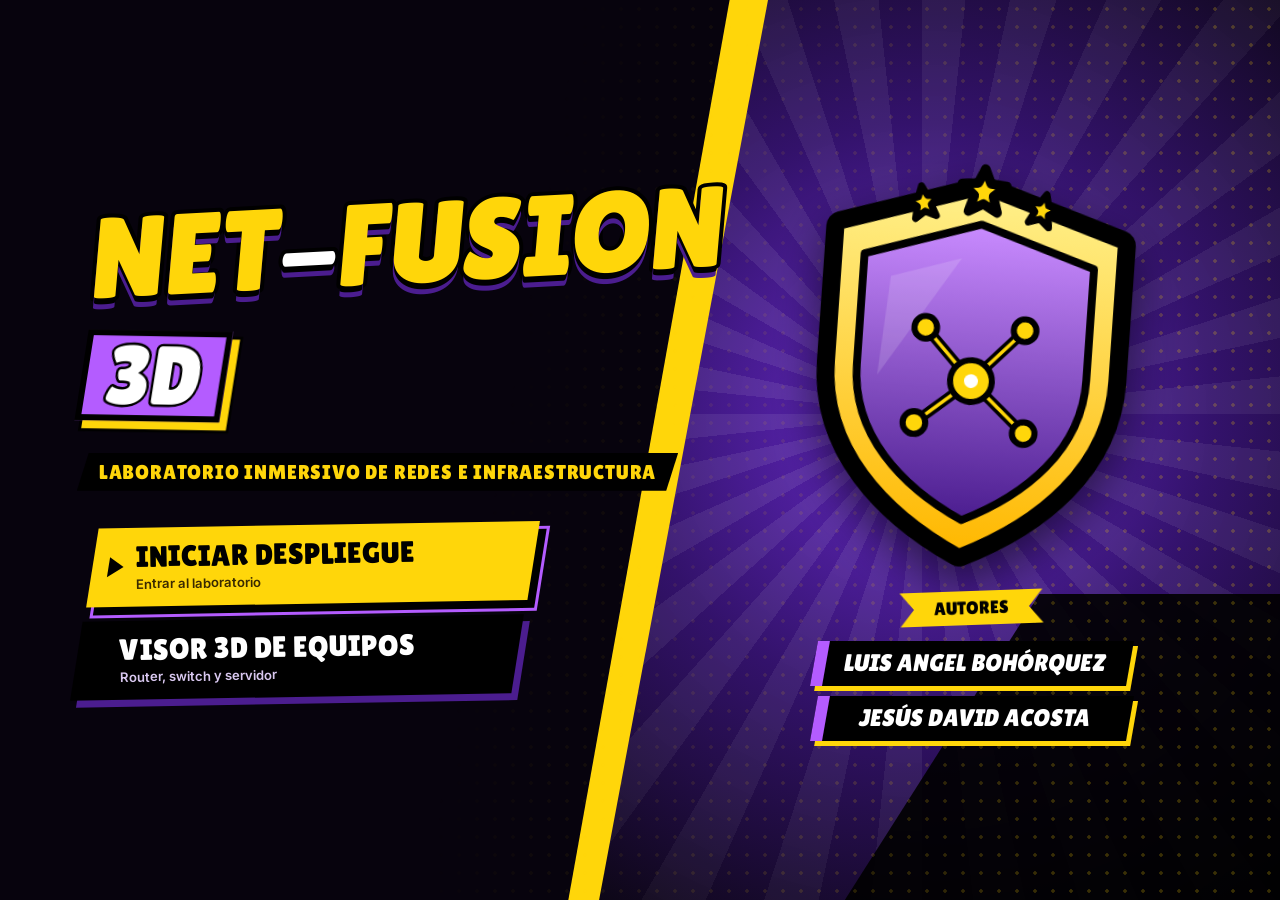
<file: index.html>
<!DOCTYPE html>
<html lang="es">
<head>
<meta charset="utf-8">
<meta name="viewport" content="width=device-width, initial-scale=1, viewport-fit=cover">
<title>NET-FUSION 3D – Laboratorio inmersivo de redes e infraestructura</title>
<meta name="theme-color" content="#0B0612">
<link rel="preconnect" href="https://fonts.googleapis.com">
<link href="https://fonts.googleapis.com/css2?family=Inter:wght@500;600&family=Lilita+One&display=swap" rel="stylesheet">
<link rel="stylesheet" href="persona.css">
<style>
:root{--d:"Lilita One","Arial Black",Impact,sans-serif;--y:#FFD60A;--ys:#A67C00;--v:#B45CFF;--v2:#4B1D8F}
*{box-sizing:border-box}
html,body{margin:0;height:100%}
body{background:#0B0612;color:#fff;font:500 16px/1.5 Inter,system-ui,sans-serif;overflow-x:hidden}
body::after{display:none}
@keyframes in{to{opacity:1;transform:none}}
@keyframes pop{0%{opacity:0;transform:translateY(.5em) scale(.55) rotate(-9deg)}70%{transform:translateY(-.04em) scale(1.08)}100%{opacity:1;transform:none}}
@keyframes pop2{0%{opacity:0;transform:scale(.3) rotate(-20deg)}70%{transform:scale(1.12) rotate(6deg)}100%{opacity:1;transform:rotate(4deg)}}
@keyframes float{50%{transform:translateY(-14px) rotate(1.5deg)}}
@keyframes spin{to{transform:rotate(360deg)}}
@keyframes slide{to{background-position:56px 0}}

/* ---------- fondo ---------- */
.bg{position:fixed;inset:0;z-index:0;overflow:hidden;background:#0B0612}
.glow{position:absolute;inset:0;background:radial-gradient(60vmax 60vmax at 72% 46%,#6A2BD0 0,#33126B 38%,#0B0612 78%)}
.rays{position:absolute;left:72%;top:46%;width:240vmax;height:240vmax;margin:-120vmax 0 0 -120vmax;background:repeating-conic-gradient(rgba(255,255,255,.1) 0 6deg,transparent 6deg 12deg);-webkit-mask-image:radial-gradient(circle,#000 0,transparent 40%);mask-image:radial-gradient(circle,#000 0,transparent 40%);animation:spin 120s linear infinite}
.s0,.s1{position:absolute;left:-6%;top:0;height:100%;clip-path:polygon(0 0,100% 0,80% 100%,0 100%)}
.s0{width:66%;background:var(--y)}
.s1{width:63%;background:#07030D}
.s2{position:absolute;right:-4%;bottom:0;width:38%;height:34%;background:#000;opacity:.9;clip-path:polygon(40% 0,100% 0,100% 100%,0 100%)}
.dots{position:absolute;inset:0;background:radial-gradient(rgba(255,214,10,.22) 1.5px,transparent 2px) 0 0/18px 18px;-webkit-mask-image:linear-gradient(100deg,transparent 40%,#000 85%);mask-image:linear-gradient(100deg,transparent 40%,#000 85%)}

/* ---------- composición ---------- */
.main{position:relative;z-index:2;min-height:100%;display:grid;grid-template-columns:minmax(0,1.15fr) minmax(0,.85fr);align-items:center;gap:3vw;padding:6vh 6vw}
.ttl{margin:0;font:400 clamp(3rem,9vw,7.6rem)/.95 var(--d);text-transform:uppercase;letter-spacing:-.01em;transform:skewX(-8deg) rotate(-3deg);transform-origin:left bottom}
#l1{display:block;white-space:nowrap}
.ch{display:inline-block;color:var(--y);-webkit-text-stroke:8px #000;paint-order:stroke fill;text-shadow:0 6px 0 #000,0 11px 0 var(--v2);opacity:0;animation:pop .7s cubic-bezier(.2,.9,.3,1.2) forwards;animation-delay:calc(var(--i)*55ms + 200ms)}
.ch.dh{color:#fff}
.st{display:inline-block;margin-top:.1em;padding:0 .24em;font-size:.72em;color:#fff;background:var(--v);border:6px solid #000;box-shadow:8px 8px 0 var(--y),8px 8px 0 3px #000;-webkit-text-stroke:5px #000;paint-order:stroke fill;transform:rotate(4deg);opacity:0;animation:pop2 .7s cubic-bezier(.2,.9,.3,1.2) 900ms forwards;user-select:none}
.sub{display:inline-block;margin:28px 0 0;padding:6px 22px;background:#000;color:var(--y);font:400 clamp(.95rem,2vw,1.25rem)/1.3 var(--d);text-transform:uppercase;letter-spacing:.04em;clip-path:polygon(12px 0,100% 0,calc(100% - 12px) 100%,0 100%);opacity:0;animation:in .6s ease 1.15s forwards}

/* menú estilo Persona */
.menu{list-style:none;margin:34px 0 0;padding:0;display:flex;flex-direction:column;gap:14px;max-width:440px}
.mi{opacity:0;transform:translateX(-70px);animation:in .6s cubic-bezier(.2,.9,.3,1.1) forwards;animation-delay:calc(1.3s + var(--n)*130ms)}
.opt{position:relative;display:flex;align-items:center;gap:12px;width:100%;text-align:left;font:400 clamp(1.3rem,3vw,1.85rem)/1.05 var(--d);letter-spacing:0;text-transform:uppercase;color:#fff;background:#000;border:0;border-radius:0;padding:14px 22px 14px 16px;transform:skewX(-10deg) rotate(-1deg);box-shadow:7px 7px 0 var(--v2);cursor:pointer;transition:transform .15s,background .15s,color .15s,box-shadow .15s}
.opt::before{content:"";flex:none;width:0;height:0;border-left:15px solid var(--y);border-top:10px solid transparent;border-bottom:10px solid transparent;opacity:0;transition:opacity .15s}
.opt .t{display:block;transform:skewX(10deg)}
.opt small{display:block;margin-top:4px;font:600 .82rem/1.2 Inter,sans-serif;text-transform:none;letter-spacing:0;color:#D9C8F0}
.opt:hover,.opt:focus-visible,.opt.sel{background:var(--y);color:#000;transform:skewX(-10deg) rotate(-1deg) translateX(16px);box-shadow:8px 8px 0 #000,8px 8px 0 3px var(--v);filter:none;outline:none}
.opt:hover::before,.opt:focus-visible::before,.opt.sel::before{opacity:1;border-left-color:#000}
.opt:hover small,.opt:focus-visible small,.opt.sel small{color:#3a2a00}
.opt:active{transform:skewX(-10deg) rotate(-1deg) translateX(16px) scale(.98);box-shadow:3px 3px 0 #000}

/* escudo de rango y autores */
.right{display:flex;flex-direction:column;align-items:center;text-align:center}
.emblem{width:min(340px,30vw);height:auto;filter:drop-shadow(0 18px 24px rgba(0,0,0,.6));animation:pop2 .9s cubic-bezier(.2,.9,.3,1.2) .5s both,float 5s ease-in-out 1.6s infinite}
.rib{margin-top:18px;padding:6px 34px;background:var(--y);color:#000;font:400 1.15rem/1.2 var(--d);text-transform:uppercase;transform:rotate(-2deg);clip-path:polygon(0 0,100% 0,calc(100% - 14px) 50%,100% 100%,0 100%,14px 50%)}
.plates{margin-top:6px}
.plate{margin:10px 0 0;padding:8px 24px 8px 18px;background:#000;color:#fff;font:400 clamp(1.05rem,2.3vw,1.5rem)/1.2 var(--d);text-transform:uppercase;transform:skewX(-10deg);border-left:12px solid var(--v);box-shadow:5px 5px 0 var(--y)}

/* ---------- carga: corte diagonal + barra de rango ---------- */
.wipe i{position:fixed;z-index:30;top:-10%;bottom:-10%;left:-150%;width:135%;transform:skewX(-18deg);transition:left .6s cubic-bezier(.7,0,.2,1);pointer-events:none}
.w1{background:var(--y)}.w2{background:var(--v);transition-delay:.07s}.w3{background:#000;transition-delay:.15s}
body.go .wipe i{left:-18%}
.load{position:fixed;z-index:35;left:50%;top:50%;width:min(620px,calc(100% - 44px));transform:translate(-50%,-42%);opacity:0;pointer-events:none;text-align:center;transition:opacity .4s .75s,transform .5s .75s}
body.go .load{opacity:1;transform:translate(-50%,-50%)}
.lt{margin-bottom:26px;font:400 clamp(1.6rem,5vw,2.7rem)/1 var(--d);text-transform:uppercase;color:var(--y);-webkit-text-stroke:6px #000;paint-order:stroke fill;text-shadow:0 5px 0 var(--v2);transform:skewX(-8deg)}
.prog{position:relative;height:38px;border:5px solid #fff;outline:5px solid #000;background:#1A0B2E;transform:skewX(-14deg);overflow:hidden}
.prog::after{content:"";position:absolute;inset:0;background:repeating-linear-gradient(90deg,transparent 0 calc(10% - 3px),#0B0612 calc(10% - 3px) 10%)}
.pfill{position:absolute;left:0;top:0;bottom:0;width:0;background:repeating-linear-gradient(115deg,#FFD60A 0 14px,#FFE766 14px 28px);animation:slide 1s linear infinite}
.pfill::after{content:"";position:absolute;left:0;right:0;top:0;height:42%;background:rgba(255,255,255,.42)}
.pr2{display:flex;justify-content:space-between;align-items:center;gap:14px;margin-top:18px}
#msg{font:600 1rem/1.3 Inter,sans-serif;color:#fff;text-align:left}
#pct{font:400 2.6rem/1 var(--d);color:var(--y);-webkit-text-stroke:5px #000;paint-order:stroke fill;text-shadow:0 4px 0 var(--v2);font-variant-numeric:tabular-nums}
#flash{position:fixed;inset:0;z-index:50;background:var(--y);opacity:0;pointer-events:none;transition:opacity .35s}
#flash.on{opacity:1}

@media(max-width:820px){
  .main{grid-template-columns:1fr;gap:26px;padding:5vh 6vw 6vh}
  .ttl{font-size:clamp(3rem,15vw,6rem)}
  .emblem{display:none}
  .right{align-items:flex-start;text-align:left}
  .glow{background:radial-gradient(70vmax 70vmax at 60% 22%,#6A2BD0 0,#33126B 38%,#0B0612 78%)}
  .rays{left:60%;top:22%}
  .s0,.s1{width:112%;clip-path:polygon(0 0,100% 0,100% 80%,0 100%)}
  .s0{clip-path:polygon(0 0,100% 0,100% 85%,0 100%)}
  .s2{display:none}
}
@media(prefers-reduced-motion:reduce){
  .rays,.emblem,.pfill{animation:none!important}
  .ch,.st,.sub,.mi{animation:none!important;opacity:1!important}
  .mi{transform:none!important}
  .wipe i,.load,#flash{transition:none}
}
</style>
</head>
<body>

<div class="bg" aria-hidden="true"><div class="glow"></div><div class="rays"></div><i class="s0"></i><i class="s1"></i><i class="s2"></i><div class="dots"></div></div>

<main class="main">
  <section class="left">
    <h1 class="ttl" aria-label="NET-FUSION 3D"><span id="l1" aria-hidden="true"></span><span class="st" id="l2" aria-hidden="true">3D</span></h1>
    <p class="sub">Laboratorio inmersivo de redes e infraestructura</p>
    <nav aria-label="Menú principal">
      <ul class="menu">
        <li class="mi" style="--n:0"><button class="opt sel" type="button" data-href="laboratorio.html" data-msg="Entrando al laboratorio"><span class="t">Iniciar despliegue<small>Entrar al laboratorio</small></span></button></li>
        <li class="mi" style="--n:1"><button class="opt" type="button" data-href="modelos.html" data-msg="Abriendo el visor 3D"><span class="t">Visor 3D de equipos<small>Router, switch y servidor</small></span></button></li>
      </ul>
    </nav>
    <noscript><p><a href="laboratorio.html" style="color:#FFD60A">Entrar al laboratorio</a></p></noscript>
  </section>

  <section class="right">
    <svg class="emblem" viewBox="0 0 320 390" aria-hidden="true">
      <defs>
        <linearGradient id="gy" x1="0" y1="0" x2="0" y2="1"><stop offset="0" stop-color="#FFF08A"/><stop offset="1" stop-color="#FFB800"/></linearGradient>
        <linearGradient id="gv" x1="0" y1="0" x2="0" y2="1"><stop offset="0" stop-color="#C98BFF"/><stop offset="1" stop-color="#4B1D8F"/></linearGradient>
      </defs>
      <path d="M160 30 L292 72 V200 C292 280 232 336 160 370 C88 336 28 280 28 200 V72 Z" fill="#000" stroke="#000" stroke-width="28" stroke-linejoin="round"/>
      <path d="M160 30 L292 72 V200 C292 280 232 336 160 370 C88 336 28 280 28 200 V72 Z" fill="url(#gy)" stroke="#000" stroke-width="6" stroke-linejoin="round"/>
      <g transform="translate(160 205) scale(.82) translate(-160 -205)">
        <path d="M160 30 L292 72 V200 C292 280 232 336 160 370 C88 336 28 280 28 200 V72 Z" fill="url(#gv)" stroke="#000" stroke-width="9" stroke-linejoin="round"/>
        <path d="M60 96 L140 70 L52 210 Z" fill="rgba(255,255,255,.14)"/>
        <g stroke-linecap="round">
          <path d="M160 210 L104 152 M160 210 L218 148 M160 210 L98 262 M160 210 L224 266" stroke="#000" stroke-width="12"/>
          <path d="M160 210 L104 152 M160 210 L218 148 M160 210 L98 262 M160 210 L224 266" stroke="#FFD60A" stroke-width="4"/>
        </g>
        <g fill="#FFD60A" stroke="#000" stroke-width="7">
          <circle cx="104" cy="152" r="13"/><circle cx="218" cy="148" r="13"/><circle cx="98" cy="262" r="13"/><circle cx="224" cy="266" r="13"/>
          <circle cx="160" cy="210" r="24"/>
        </g>
        <circle cx="160" cy="210" r="8" fill="#fff"/>
      </g>
      <g fill="#FFD60A" stroke="#000" stroke-width="6" stroke-linejoin="round">
        <polygon transform="translate(104 44) rotate(-12) scale(1.1)" points="0,-14 4,-5 14,-4 6,3 9,13 0,8 -9,13 -6,3 -14,-4 -4,-5"/>
        <polygon transform="translate(160 30) scale(1.5)" points="0,-14 4,-5 14,-4 6,3 9,13 0,8 -9,13 -6,3 -14,-4 -4,-5"/>
        <polygon transform="translate(216 44) rotate(12) scale(1.1)" points="0,-14 4,-5 14,-4 6,3 9,13 0,8 -9,13 -6,3 -14,-4 -4,-5"/>
      </g>
    </svg>
    <div class="rib">Autores</div>
    <div class="plates"><p class="plate">Luis Angel Bohórquez</p><p class="plate">Jesús David Acosta</p></div>
  </section>
</main>

<div class="wipe" aria-hidden="true"><i class="w1"></i><i class="w2"></i><i class="w3"></i></div>
<section class="load" role="status" aria-live="polite" aria-label="Cargando">
  <div class="lt" id="lt">Cargando</div>
  <div class="prog"><div class="pfill" id="fill"></div></div>
  <div class="pr2"><span id="msg">Iniciando nodos de la red</span><b id="pct">0%</b></div>
</section>
<div id="flash"></div>

<script>
(function(){
"use strict";
var reduce=window.matchMedia&&matchMedia("(prefers-reduced-motion: reduce)").matches;
var $=function(s){return document.querySelector(s)};
var h="";"NET-FUSION".split("").forEach(function(c,i){h+='<span class="ch'+(c==="-"?" dh":"")+'" style="--i:'+i+'">'+c+'</span>'});
$("#l1").innerHTML=h;

/* menú: selección con mouse, teclado o toque */
var opts=[].slice.call(document.querySelectorAll(".opt")),sel=0,go=false;
function mark(i){sel=i;opts.forEach(function(o,k){o.classList.toggle("sel",k===i)})}
opts.forEach(function(o,i){
  o.addEventListener("mouseenter",function(){mark(i)});
  o.addEventListener("focus",function(){mark(i)});
  o.addEventListener("click",function(){begin(o.dataset.href,o.dataset.msg)});
});
addEventListener("keydown",function(e){
  if(go||document.querySelector(".egg-ov"))return;
  if(e.key==="ArrowDown"||e.key==="ArrowUp"){
    e.preventDefault();mark((sel+(e.key==="ArrowDown"?1:opts.length-1))%opts.length);opts[sel].focus();
  }
});
opts[0].focus({preventScroll:true});

/* carga con barra de progreso y salida con destello */
var MSGS=["Iniciando nodos de la red","Calculando topologías","Cargando modelos 3D","Estableciendo enlaces","Enlace establecido"];
function begin(href,txt){
  if(go)return;go=true;
  $("#lt").textContent=txt;document.body.classList.add("go");
  var DUR=reduce?900:3600,t0=0,fill=$("#fill"),pct=$("#pct"),msg=$("#msg"),done=false,listo=false,limite=false;
  fetch(href).catch(function(){}).then(function(){listo=true;salir()});
  setTimeout(function(){limite=true;salir()},DUR+3000);
  function ease(x){return x<.5?2*x*x:1-Math.pow(-2*x+2,2)/2}
  function paso(now){
    if(!t0)t0=now;
    var r=Math.min(1,(now-t0)/DUR),p=ease(r);
    fill.style.width=(p*100)+"%";pct.textContent=Math.round(p*100)+"%";
    msg.textContent=MSGS[Math.min(MSGS.length-1,Math.floor(r*MSGS.length))];
    if(r<1)requestAnimationFrame(paso);else{done=true;salir()}
  }
  setTimeout(function(){requestAnimationFrame(paso)},reduce?0:700);
  function salir(){
    if(!done||!(listo||limite)||salir.hecho)return;
    salir.hecho=true;$("#flash").classList.add("on");
    setTimeout(function(){location.href=href},reduce?0:400);
  }
}
/* al volver con "atrás", reinicia la portada */
addEventListener("pageshow",function(e){if(e.persisted)location.reload()});
})();
</script>
<script src="egg.js" data-page="portada"></script>
</body>
</html>
</file>
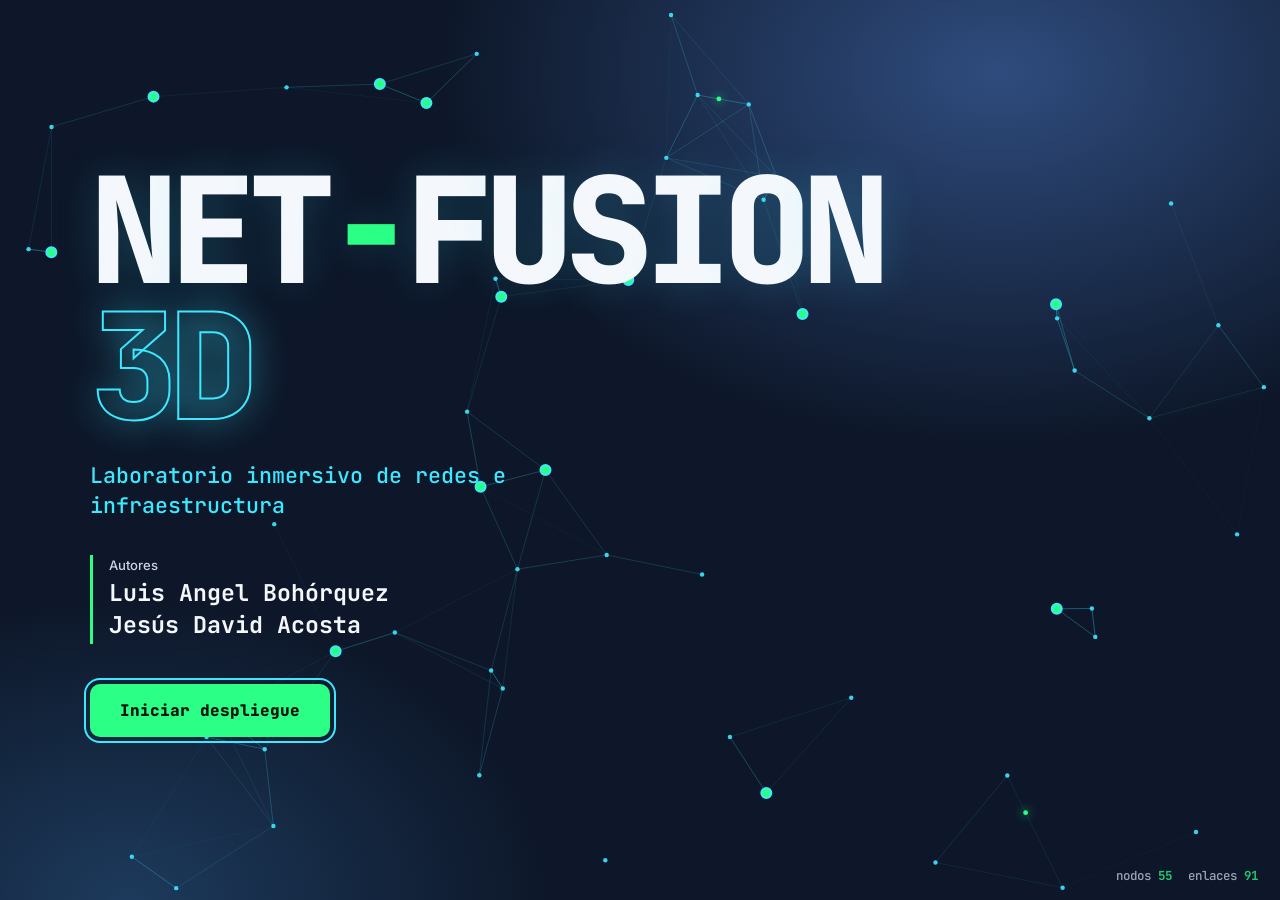
<file: index (4).html>
<!DOCTYPE html>
<html lang="es">
<head>
<meta charset="utf-8">
<meta name="viewport" content="width=device-width, initial-scale=1, viewport-fit=cover">
<title>NET-FUSION 3D – Laboratorio inmersivo de redes e infraestructura</title>
<meta name="theme-color" content="#16243D">
<link rel="preconnect" href="https://fonts.googleapis.com">
<link href="https://fonts.googleapis.com/css2?family=Inter:wght@400;500&family=JetBrains+Mono:wght@500;700;800&display=swap" rel="stylesheet">
<style>
:root{--bg:#16243D;--bg0:#0d1729;--line:rgba(61,232,255,.3);--g:#2BFF86;--c:#3DE8FF;--t:#F4F8FC;--m:#C9D5E4;
--mono:"JetBrains Mono",ui-monospace,Consolas,monospace;--sans:Inter,system-ui,-apple-system,"Segoe UI",Roboto,sans-serif}
*{box-sizing:border-box}
html,body{margin:0;height:100%}
body{background:radial-gradient(900px 600px at 78% 8%,#2f4c7e 0,transparent 62%),radial-gradient(700px 500px at 10% 100%,#1d3a5c 0,transparent 60%),var(--bg0);color:var(--t);font:17px/1.6 var(--sans);overflow:hidden}
#net{position:fixed;inset:0;width:100%;height:100%;display:block}
button:focus-visible,a:focus-visible{outline:2px solid var(--c);outline-offset:4px}

/* ---------- portada ---------- */
.hero{position:relative;z-index:2;min-height:100%;display:flex;flex-direction:column;justify-content:center;padding:6vh 7vw;max-width:1200px;transition:opacity .5s,transform .6s}
body.go .hero{opacity:0;transform:translateY(-14px);pointer-events:none}
.logo{margin:0;font:800 clamp(2.7rem,12.5vw,9.2rem)/.92 var(--mono);letter-spacing:-.06em;text-shadow:0 0 40px rgba(61,232,255,.18)}
.logo .row{display:block;white-space:nowrap}
.logo .dash{color:var(--g)}
.logo .outline{color:transparent;-webkit-text-stroke:2px var(--c);text-shadow:0 0 38px rgba(61,232,255,.4)}
.ch{display:inline-block;opacity:0;transform:translateY(.35em);animation:in .75s cubic-bezier(.2,.8,.2,1) forwards;animation-delay:calc(var(--i)*60ms + 250ms)}
@keyframes in{to{opacity:1;transform:none}}
.tag{margin:26px 0 0;font:500 clamp(1rem,2.4vw,1.35rem)/1.4 var(--mono);color:var(--c);max-width:34ch}
.fade{opacity:0;animation:in .8s ease forwards}
.tag{animation-delay:1.1s}
.who{margin:34px 0 0;border-left:3px solid var(--g);padding:2px 0 2px 16px;animation-delay:1.4s}
.who small{display:block;font:500 .82rem var(--sans);color:var(--m);margin-bottom:4px}
.who p{margin:0;font:700 clamp(1.05rem,2.6vw,1.45rem)/1.4 var(--mono)}
#start{margin-top:40px;align-self:flex-start;font:800 1rem var(--mono);cursor:pointer;color:#02130a;background:var(--g);border:0;border-radius:10px;padding:16px 30px;box-shadow:0 0 0 0 rgba(43,255,134,.5);animation:in .8s ease 1.75s forwards,pulse 2.4s ease-out 2.8s infinite;opacity:0;transition:transform .15s,filter .15s}
#start:hover{filter:brightness(1.1);transform:translateY(-2px)}
@keyframes pulse{0%{box-shadow:0 0 0 0 rgba(43,255,134,.45)}70%,100%{box-shadow:0 0 0 18px rgba(43,255,134,0)}}
.stats{position:fixed;right:22px;bottom:16px;z-index:2;display:flex;gap:16px;font:500 .78rem var(--mono);color:var(--m);opacity:.75;transition:opacity .4s}
.stats b{color:var(--g);font-weight:700}
body.go .stats{opacity:0}

/* ---------- carga ---------- */
.boot{position:fixed;z-index:3;left:50%;top:50%;width:min(440px,calc(100% - 40px));transform:translate(-50%,-46%);background:rgba(13,23,41,.82);backdrop-filter:blur(8px);border:1px solid var(--line);border-radius:14px;padding:24px;opacity:0;pointer-events:none;transition:opacity .5s .2s,transform .6s .2s}
body.go .boot{opacity:1;transform:translate(-50%,-50%)}
.boot h2{margin:0 0 14px;font:700 1.05rem var(--mono);color:var(--c)}
.log{list-style:none;margin:0 0 18px;padding:0;font:500 .86rem/1.9 var(--mono);color:var(--m);min-height:9.5em}
.log li{opacity:0;transition:opacity .3s}
.log li.on{opacity:1}
.log li.on::before{content:"›";color:var(--c);margin-right:8px}
.log li.done{color:var(--t)}
.log li.done::before{content:"✓";color:var(--g)}
.track{height:8px;border-radius:99px;background:rgba(61,232,255,.14);overflow:hidden}
.fill{height:100%;width:0;border-radius:99px;background:linear-gradient(90deg,var(--c),var(--g));box-shadow:0 0 14px rgba(43,255,134,.6)}
.pct{display:flex;justify-content:space-between;margin-top:8px;font:700 .8rem var(--mono);color:var(--m)}
.pct span:last-child{color:var(--g);font-variant-numeric:tabular-nums}
#flash{position:fixed;inset:0;z-index:5;background:radial-gradient(circle at 50% 50%,#d9fbff 0,#3DE8FF 35%,#16243D 100%);opacity:0;pointer-events:none;transition:opacity .45s}
#flash.on{opacity:1}

@media(max-width:640px){.logo .outline{-webkit-text-stroke-width:1.5px}.stats{left:7vw;right:auto}}
@media(prefers-reduced-motion:reduce){
  .ch,.fade,#start{animation:none!important;opacity:1;transform:none}
  .hero,.boot,#flash{transition:none}
}
</style>
</head>
<body>

<canvas id="net" aria-hidden="true"></canvas>

<main class="hero" id="hero">
  <h1 class="logo" aria-label="NET-FUSION 3D">
    <span class="row" id="l1" aria-hidden="true"></span>
    <span class="row outline" id="l2" aria-hidden="true"></span>
  </h1>
  <p class="tag fade">Laboratorio inmersivo de redes e infraestructura</p>
  <div class="who fade">
    <small>Autores</small>
    <p>Luis Angel Bohórquez<br>Jesús David Acosta</p>
  </div>
  <button id="start" type="button">Iniciar despliegue</button>
  <noscript><p><a href="laboratorio.html" style="color:#3DE8FF">Entrar al laboratorio</a></p></noscript>
</main>

<div class="stats" aria-hidden="true"><span>nodos <b id="sn">0</b></span><span>enlaces <b id="sl">0</b></span></div>

<section class="boot" id="boot" role="status" aria-live="polite" aria-label="Cargando el laboratorio">
  <h2>Desplegando laboratorio</h2>
  <ol class="log" id="log">
    <li>Iniciando nodos de la red</li>
    <li>Calculando topologías</li>
    <li>Cargando modelos 3D</li>
    <li>Estableciendo enlaces</li>
    <li>Enlace establecido</li>
  </ol>
  <div class="track"><div class="fill" id="fill"></div></div>
  <div class="pct"><span>Progreso</span><span id="pct">0%</span></div>
</section>
<div id="flash"></div>

<script>
(function(){
"use strict";
/* Página a la que se entra después de la carga (cámbiala aquí si renombras el archivo) */
var DESTINO="laboratorio.html";

var reduce=window.matchMedia&&matchMedia("(prefers-reduced-motion: reduce)").matches;
var $=function(s){return document.querySelector(s)};

/* ---- título letra por letra ---- */
function letras(el,txt,ini){
  var h="";
  for(var i=0;i<txt.length;i++){
    var c=txt[i],cls="ch"+(c==="-"?" dash":"");
    h+='<span class="'+cls+'" style="--i:'+(ini+i)+'">'+c+'</span>';
  }
  el.innerHTML=h;
}
letras($("#l1"),"NET-FUSION",0);
letras($("#l2"),"3D",10);

/* ---- red animada de fondo ---- */
var cv=$("#net"),cx=cv.getContext("2d");
var W=0,H=0,DPR=1,nodes=[],pk=[],fuse=0,px=-999,py=-999,frames=0,linkCount=0;
function mk(){var t=Math.random();return{x:Math.random()*W,y:Math.random()*H,vx:(Math.random()-.5)*.4,vy:(Math.random()-.5)*.4,hub:t>.82}}
function size(){
  DPR=Math.min(window.devicePixelRatio||1,2);W=innerWidth;H=innerHeight;
  cv.width=W*DPR;cv.height=H*DPR;cx.setTransform(DPR,0,0,DPR,0,0);
  var n=Math.round(Math.min(72,Math.max(26,W*H/21000)));
  while(nodes.length<n)nodes.push(mk());
  nodes.length=n;
  $("#sn").textContent=n;
}
addEventListener("resize",function(){size();if(reduce)draw()});
addEventListener("pointermove",function(e){px=e.clientX;py=e.clientY});
addEventListener("pointerleave",function(){px=py=-999});

function draw(){
  cx.clearRect(0,0,W,H);
  var link=Math.min(180,Math.max(115,W/8)),cxm=W/2,cym=H/2,i,j,a,b,dx,dy,d,al;
  if(fuse>0){
    var g=cx.createRadialGradient(cxm,cym,0,cxm,cym,Math.max(W,H)*.45);
    g.addColorStop(0,"rgba(61,232,255,"+(.38*fuse)+")");g.addColorStop(1,"rgba(61,232,255,0)");
    cx.fillStyle=g;cx.fillRect(0,0,W,H);
  }
  if(!reduce){
    for(i=0;i<nodes.length;i++){
      a=nodes[i];
      dx=px-a.x;dy=py-a.y;d=Math.hypot(dx,dy);
      if(d<170&&d>1){a.vx+=dx/d*.012;a.vy+=dy/d*.012}
      if(fuse>0){a.vx+=(cxm-a.x)*.0011*fuse;a.vy+=(cym-a.y)*.0011*fuse;a.vx*=.985;a.vy*=.985}
      else{var sp=Math.hypot(a.vx,a.vy);if(sp>.45){a.vx*=.97;a.vy*=.97}}
      a.x+=a.vx;a.y+=a.vy;
      if(a.x<-20)a.x=W+20;else if(a.x>W+20)a.x=-20;
      if(a.y<-20)a.y=H+20;else if(a.y>H+20)a.y=-20;
    }
  }
  var lk=link*(1+fuse*.6);linkCount=0;cx.lineWidth=1;
  for(i=0;i<nodes.length;i++){
    a=nodes[i];
    for(j=i+1;j<nodes.length;j++){
      b=nodes[j];dx=a.x-b.x;dy=a.y-b.y;
      if(Math.abs(dx)>lk||Math.abs(dy)>lk)continue;
      d=Math.hypot(dx,dy);
      if(d<lk){linkCount++;al=(1-d/lk)*(.42+fuse*.45);cx.strokeStyle="rgba(61,232,255,"+al.toFixed(3)+")";cx.beginPath();cx.moveTo(a.x,a.y);cx.lineTo(b.x,b.y);cx.stroke()}
    }
  }
  /* paquetes que viajan por los enlaces */
  if(!reduce){
    if(pk.length<14&&Math.random()<.07+fuse*.2){
      a=nodes[Math.floor(Math.random()*nodes.length)];
      for(j=0;j<nodes.length;j++){b=nodes[j];if(b!==a&&Math.hypot(a.x-b.x,a.y-b.y)<lk){pk.push({a:a,b:b,p:0,s:.012+Math.random()*.014});break}}
    }
    for(i=pk.length-1;i>=0;i--){
      var k=pk[i];k.p+=k.s;
      if(k.p>=1){pk.splice(i,1);continue}
      cx.fillStyle="#2BFF86";cx.shadowColor="#2BFF86";cx.shadowBlur=10;
      cx.beginPath();cx.arc(k.a.x+(k.b.x-k.a.x)*k.p,k.a.y+(k.b.y-k.a.y)*k.p,2.4,0,6.283);cx.fill();cx.shadowBlur=0;
    }
  }
  for(i=0;i<nodes.length;i++){
    a=nodes[i];
    if(a.hub){cx.fillStyle="#2BFF86";cx.strokeStyle="#3DE8FF";cx.lineWidth=2;cx.beginPath();cx.arc(a.x,a.y,5,0,6.283);cx.fill();cx.stroke()}
    else{cx.fillStyle="rgba(61,232,255,.9)";cx.beginPath();cx.arc(a.x,a.y,2.2,0,6.283);cx.fill()}
  }
  if(++frames%20===0)$("#sl").textContent=linkCount;
}
size();
if(reduce){draw();$("#sl").textContent=linkCount}
else(function loop(){draw();requestAnimationFrame(loop)})();

/* ---- pantalla de carga y entrada ---- */
var go=false;
$("#start").addEventListener("click",begin);
function begin(){
  if(go)return;go=true;
  document.body.classList.add("go");
  var DUR=reduce?900:3800,t0=performance.now(),items=document.querySelectorAll("#log li"),
      fill=$("#fill"),pct=$("#pct"),done=false,listo=false,limite=false;
  /* precarga la página de destino mientras corre la animación */
  fetch(DESTINO).catch(function(){}).then(function(){listo=true;salir()});
  setTimeout(function(){limite=true;salir()},DUR+2500);
  function ease(x){return x<.5?2*x*x:1-Math.pow(-2*x+2,2)/2}
  function paso(now){
    var r=Math.min(1,(now-t0)/DUR),p=ease(r);
    fill.style.width=(p*100)+"%";pct.textContent=Math.round(p*100)+"%";
    fuse=reduce?0:Math.min(1,p*1.15);
    var n=Math.min(items.length,Math.floor(r*items.length)+1);
    for(var i=0;i<items.length;i++){
      items[i].className=i<n-1||r>=1?"on done":i===n-1?"on":"";
    }
    if(r<1)requestAnimationFrame(paso);else{done=true;salir()}
  }
  requestAnimationFrame(paso);
  function salir(){
    if(!done||!(listo||limite)||salir.hecho)return;
    salir.hecho=true;
    $("#flash").classList.add("on");
    setTimeout(function(){location.href=DESTINO},reduce?0:520);
  }
}
addEventListener("keydown",function(e){if(e.key==="Enter"&&!go)begin()});
$("#start").focus({preventScroll:true});
/* si vuelves con el botón "atrás", reinicia la portada */
addEventListener("pageshow",function(e){if(e.persisted)location.reload()});
})();
</script>
</body>
</html>
</file>
<file: persona.css>
@import url("https://fonts.googleapis.com/css2?family=Lilita+One&display=swap");
/* Tema NET-FUSION 3D: negro, violeta y amarillo (inspirado en Persona 5 y el menú Ranked de Brawl Stars) */
:root{--bg:#0B0612;--bg2:#1A0B2E;--glass:rgba(22,10,38,.94);--panel:rgba(22,10,38,.94);--line:#B45CFF;--g:#FFD60A;--c:#B45CFF;--r:#FF2E93;--t:#FFFFFF;--m:#D9C8F0;--ys:#A67C00;--mono:"Lilita One","Arial Black",Impact,sans-serif}
html{font-synthesis:none}
body{background:repeating-linear-gradient(115deg,rgba(180,92,255,.09) 0 18px,transparent 18px 36px),radial-gradient(900px 600px at 80% -10%,#4B1D8F 0,transparent 62%),radial-gradient(700px 500px at 0 100%,#3A1670 0,transparent 60%),#0B0612}
body::after{content:"";position:fixed;inset:0;z-index:-1;pointer-events:none;background:radial-gradient(rgba(255,214,10,.18) 1.4px,transparent 1.8px) 0 0/16px 16px;-webkit-mask-image:linear-gradient(115deg,transparent 55%,#000);mask-image:linear-gradient(115deg,transparent 55%,#000)}
::selection{background:var(--g);color:#000}

/* ---- títulos: trazo negro, sombra dura y cursiva ---- */
h1,h2,h3,h4,.mono{font-family:var(--mono);font-weight:400;text-transform:uppercase}
h2{display:inline-block;color:var(--g);-webkit-text-stroke:2px #000;paint-order:stroke fill;text-shadow:3px 3px 0 #000,6px 6px 0 var(--c);transform:skewX(-7deg);margin-bottom:14px}
.logo{font-family:var(--mono);font-weight:400;text-transform:uppercase;letter-spacing:-.01em;color:#fff;-webkit-text-stroke:3px #000;paint-order:stroke fill;text-shadow:5px 5px 0 var(--c),9px 9px 0 #000;transform:skewX(-7deg)}
.logo span{color:var(--g)}
.logo small{display:inline-block;-webkit-text-stroke:0;text-shadow:none;background:#000;color:var(--g);padding:4px 14px;margin-top:16px;letter-spacing:.04em;clip-path:polygon(10px 0,100% 0,calc(100% - 10px) 100%,0 100%)}
.logo .outline{color:var(--g);-webkit-text-stroke:3px #000;text-shadow:6px 6px 0 var(--c),10px 10px 0 #000}
.logo .dash{color:var(--g)}

/* ---- paneles con esquinas cortadas ---- */
.card,.how,.stage,.pick,.egg-box{border-radius:0}
.card{background:var(--glass);backdrop-filter:none;border:3px solid var(--c);border-left:9px solid var(--g);box-shadow:none;clip-path:polygon(0 0,calc(100% - 22px) 0,100% 22px,100% 100%,22px 100%,0 calc(100% - 22px))}
.card h3,.info h2{color:#fff;-webkit-text-stroke:0;text-shadow:2px 2px 0 var(--c);transform:none}
.stage{border:3px solid var(--c);box-shadow:none;clip-path:polygon(0 0,calc(100% - 22px) 0,100% 22px,100% 100%,22px 100%,0 calc(100% - 22px))}
.stage.full{clip-path:none;border:0}
.how{border:3px solid var(--c);clip-path:polygon(0 0,calc(100% - 12px) 0,100% 12px,100% 100%,0 100%)}
.pick{border:3px solid var(--c);clip-path:polygon(0 0,calc(100% - 12px) 0,100% 12px,100% 100%,12px 100%,0 calc(100% - 12px))}
.pick[aria-pressed=true]{background:var(--g);border-color:#000}
.pick[aria-pressed=true] b,.pick[aria-pressed=true] small{color:#000}
.pick[aria-pressed=true] svg{stroke:#000}
.x{border:2px solid #000;background:var(--g);color:#000}
.tag,.layer{background:#000;color:var(--g);border:2px solid var(--g);border-radius:0;clip-path:polygon(8px 0,100% 0,calc(100% - 8px) 100%,0 100%);padding:2px 16px;text-transform:uppercase}
.facts{border:3px solid var(--c);border-radius:0;background:var(--c)}
.fact{background:#12091f}
.fact dd{color:var(--g)}
.top{border-bottom:4px solid var(--g);background:#000}
.brand{font-family:var(--mono);font-weight:400;text-transform:uppercase;-webkit-text-stroke:1px #000;paint-order:stroke fill;text-shadow:2px 2px 0 var(--c)}
.badge{font-family:var(--mono);font-weight:400;text-transform:uppercase;-webkit-text-stroke:2px #000;paint-order:stroke fill}
.q,.who{border-left:6px solid var(--g)}
.photo{border:3px dashed var(--c);border-radius:0}
.split svg,model-viewer{border:3px solid var(--c);border-radius:0}
.frame{opacity:1}
.bar{background:#000;border-top:3px solid var(--g)}
.tabs{border-bottom:3px solid var(--c)}
.tab{font-family:var(--mono);text-transform:uppercase;font-size:.95rem}
.tab[aria-selected=true]{background:var(--g);color:#000;border-bottom-color:#000}
thead th{background:var(--g);color:#000;font-family:var(--mono);font-weight:400;text-transform:uppercase}
th,td{border-bottom:2px solid rgba(180,92,255,.5)}
footer{border-top:4px solid var(--g);background:#000}
input[type=range]{accent-color:var(--g)}

/* ---- botones: amarillo con borde negro y base 3D ---- */
button,.back{font-family:var(--mono);font-weight:400;text-transform:uppercase;letter-spacing:.03em;font-size:1rem;color:#000;background:var(--g);border:3px solid #000;border-radius:6px;box-shadow:0 5px 0 var(--ys),0 5px 0 3px #000;transform:skewX(-8deg);padding:11px 22px;transition:transform .1s,box-shadow .1s;text-decoration:none;display:inline-block}
button:hover,.back:hover{filter:none;transform:skewX(-8deg) translateY(-2px)}
button:active,.back:active{transform:skewX(-8deg) translateY(4px);box-shadow:0 1px 0 var(--ys),0 1px 0 3px #000}
button.ghost{background:#000;color:var(--g);border-color:var(--g);box-shadow:0 5px 0 var(--c)}
.years button{background:#000;color:#fff;border:3px solid var(--c);box-shadow:0 4px 0 #000}
.years button.on{background:var(--g);color:#000;border-color:#000}
.tool,.nav,.x,.tab,.pick{transform:none!important;box-shadow:none;text-transform:none;font-family:var(--mono)}
.tool{border-radius:6px;padding:7px 8px;font-size:.78rem;background:transparent}
.tool[aria-pressed=true]{background:var(--g);color:#000;border-color:#000}
.tool.cta{background:var(--g);color:#000;border-color:#000}
.tool.cta[aria-pressed=true]{background:var(--r);color:#fff}
.nav{background:#000;border:3px solid var(--g);color:var(--g);border-radius:6px;padding:0}
.tab{border:0;border-bottom:3px solid transparent;padding:10px 12px;background:none;color:var(--m)}
.stage.full .tool:hover{color:#fff}

/* ---- portada ---- */
.tag.fade{background:#000;color:var(--g);border:0;padding:6px 18px;max-width:none;clip-path:polygon(12px 0,100% 0,calc(100% - 12px) 100%,0 100%);text-transform:uppercase}
#start{font-family:var(--mono);font-weight:400;text-transform:uppercase;font-size:1.3rem;padding:18px 40px;background:var(--g);color:#000;border:4px solid #000;border-radius:6px;box-shadow:0 7px 0 var(--ys),0 7px 0 4px #000;animation:inSk .8s ease 1.75s forwards,pulse 2.4s ease-out 2.8s infinite}
@keyframes inSk{to{opacity:1;transform:skewX(-8deg)}}
#start:hover{transform:skewX(-8deg) translateY(-2px);filter:none}
.boot{background:#000;border:4px solid var(--g);border-radius:0;clip-path:polygon(0 0,calc(100% - 20px) 0,100% 20px,100% 100%,20px 100%,0 calc(100% - 20px))}
.boot h2{transform:none;text-shadow:2px 2px 0 var(--c);-webkit-text-stroke:0;font-size:1.3rem}
.track{height:16px;border-radius:0;background:#1A0B2E;border:3px solid #000;transform:skewX(-20deg)}
.fill{border-radius:0;background:var(--g);box-shadow:none}
.stats b{color:var(--g)}

/* ---- easter egg ---- */
.egg-ov{position:fixed;inset:0;z-index:9999;display:flex;align-items:center;justify-content:center;background:rgba(7,3,13,.9);padding:14px}
.egg-box{width:min(560px,100%);max-height:100%;overflow:auto;background:#0B0612;border:4px solid var(--g);padding:22px;color:#fff;font:400 1rem/1.55 Inter,system-ui,sans-serif;clip-path:polygon(0 0,calc(100% - 24px) 0,100% 24px,100% 100%,24px 100%,0 calc(100% - 24px))}
.egg-box.wide{width:min(900px,100%)}
.egg-box h2{display:block;font-size:1.5rem;margin:0 0 10px}
.egg-opts{display:flex;flex-wrap:wrap;gap:12px 10px;margin:16px 0}
.egg-opts button.done{opacity:.35;pointer-events:none}
.egg-f{display:block;margin:10px 0;font:400 .95rem var(--mono);text-transform:uppercase;color:var(--c)}
.egg-in{display:block;width:100%;margin-top:4px;background:#000;border:3px solid var(--c);color:#fff;font:600 1rem ui-monospace,Consolas,monospace;padding:10px 12px;border-radius:4px}
.egg-in:focus{outline:2px solid var(--g);border-color:var(--g)}
.egg-msg{min-height:1.6em;margin:10px 0;color:var(--m);font-size:.9rem}
.egg-msg.bad{color:var(--r)}
.egg-view{position:relative;height:min(58vh,420px);background:radial-gradient(60% 60% at 50% 45%,#4B1D8F 0,#0B0612 75%);border:3px solid var(--c)}
.egg-view canvas{width:100%;height:100%;display:block}
.egg-bar{display:flex;gap:12px;flex-wrap:wrap;margin-top:8px}
.egg-shake{animation:eggshake .4s}
@keyframes eggshake{20%{transform:translateX(-8px)}40%{transform:translateX(8px)}60%{transform:translateX(-6px)}80%{transform:translateX(6px)}}
@media(max-width:640px){.logo{-webkit-text-stroke-width:2px;text-shadow:3px 3px 0 var(--c),5px 5px 0 #000}}
@media(prefers-reduced-motion:reduce){.egg-shake{animation:none}}
</file>
